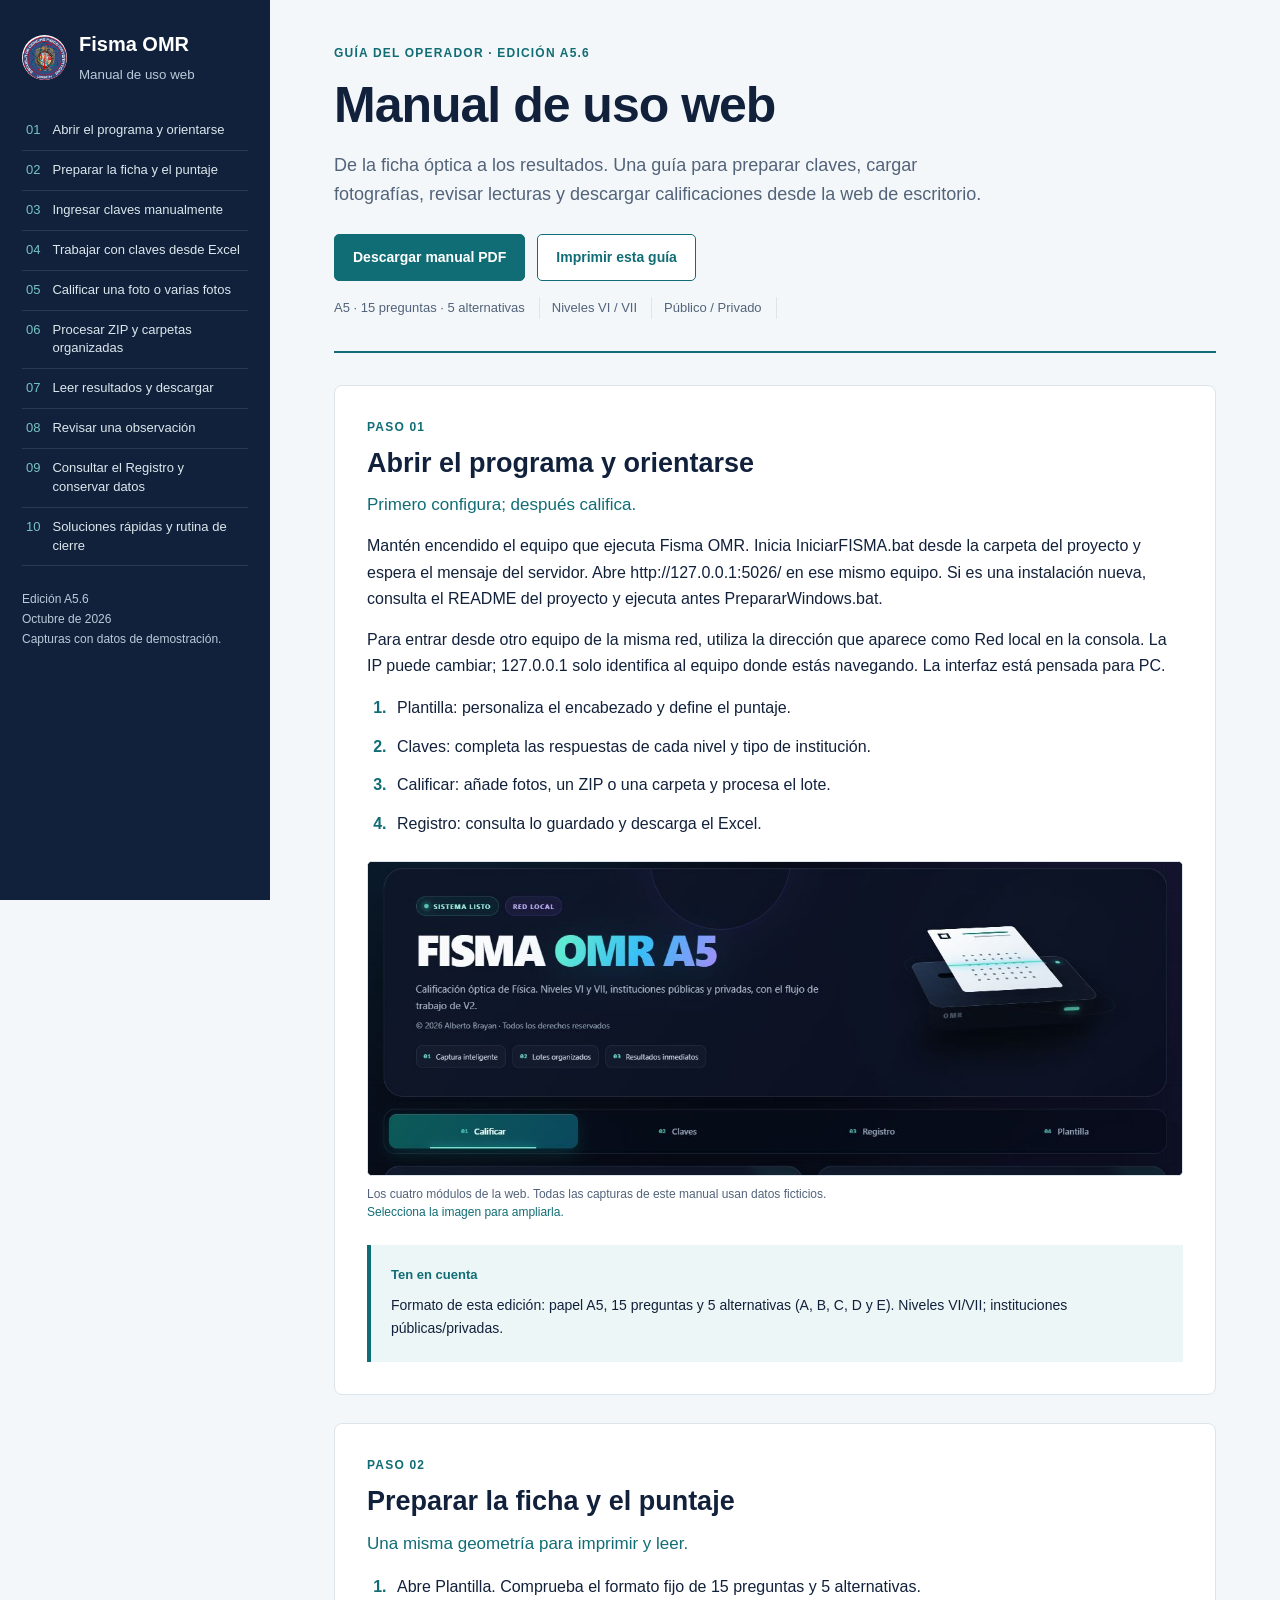
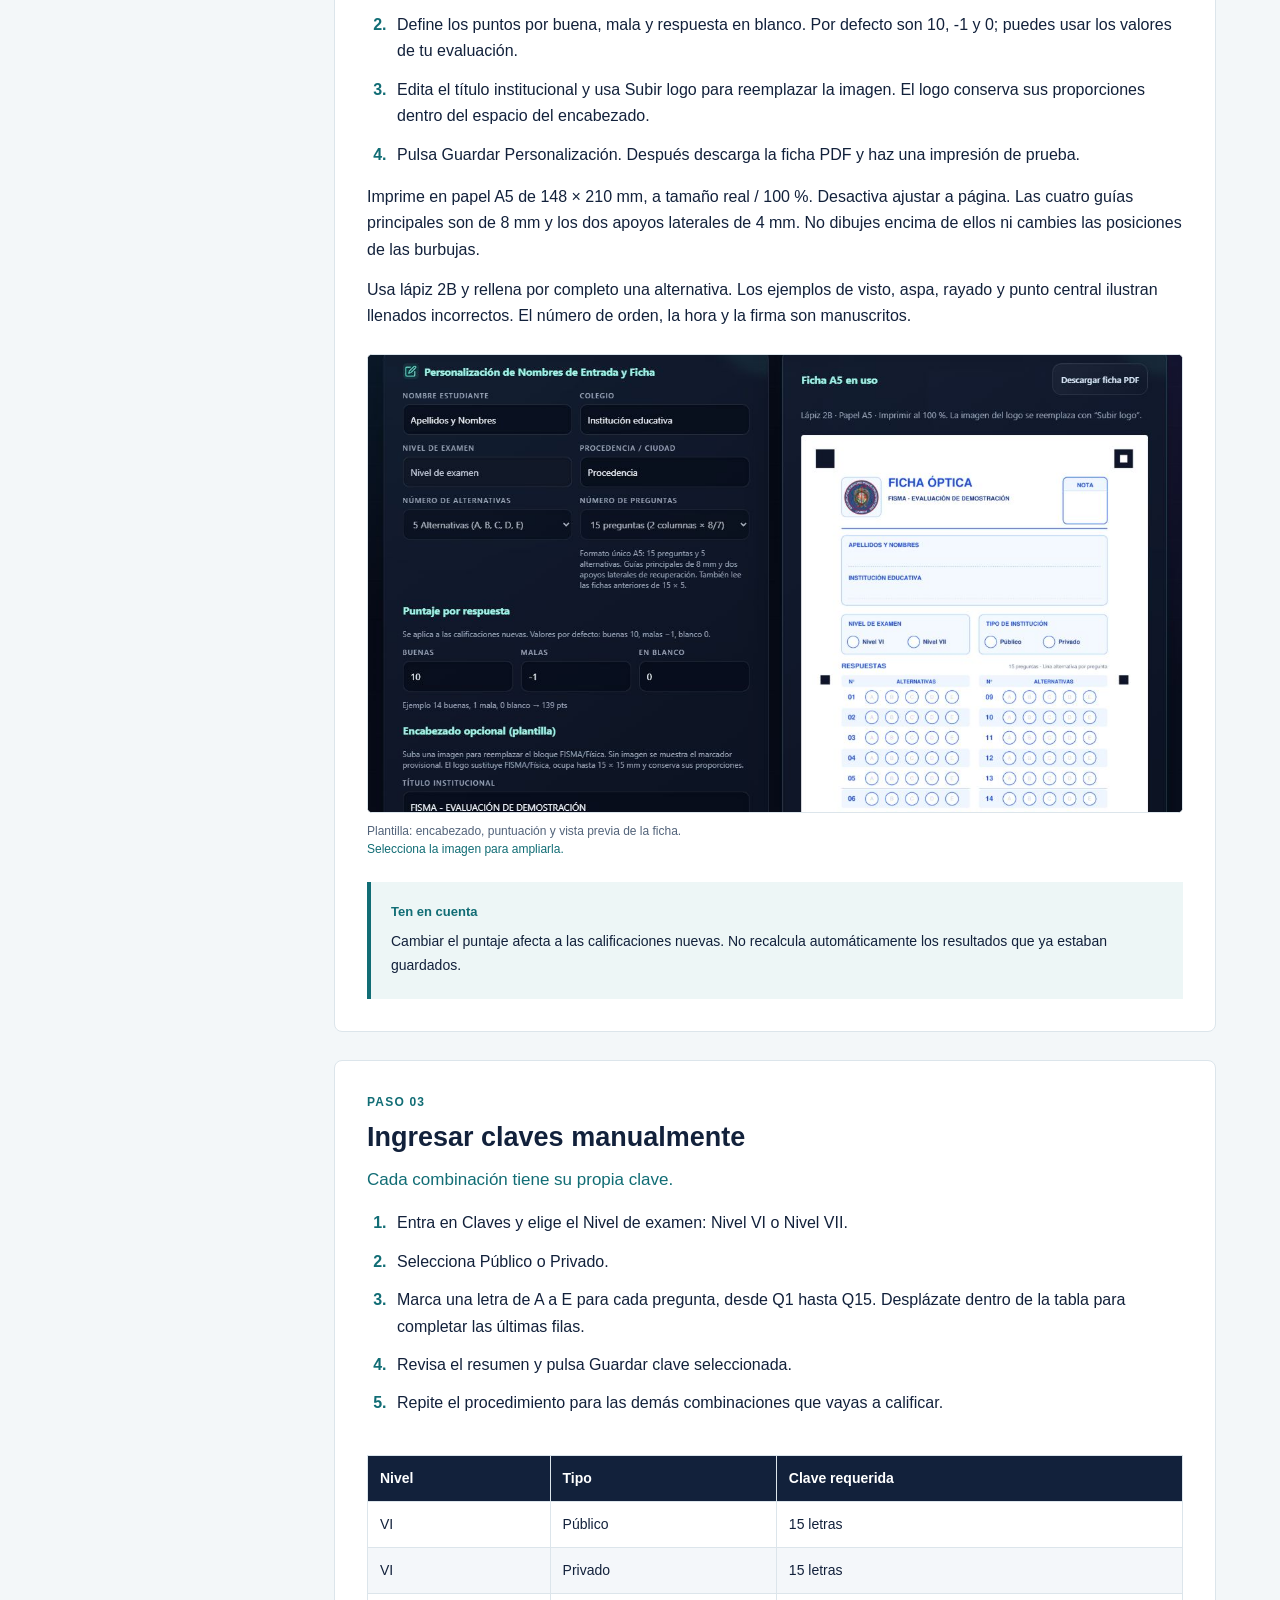
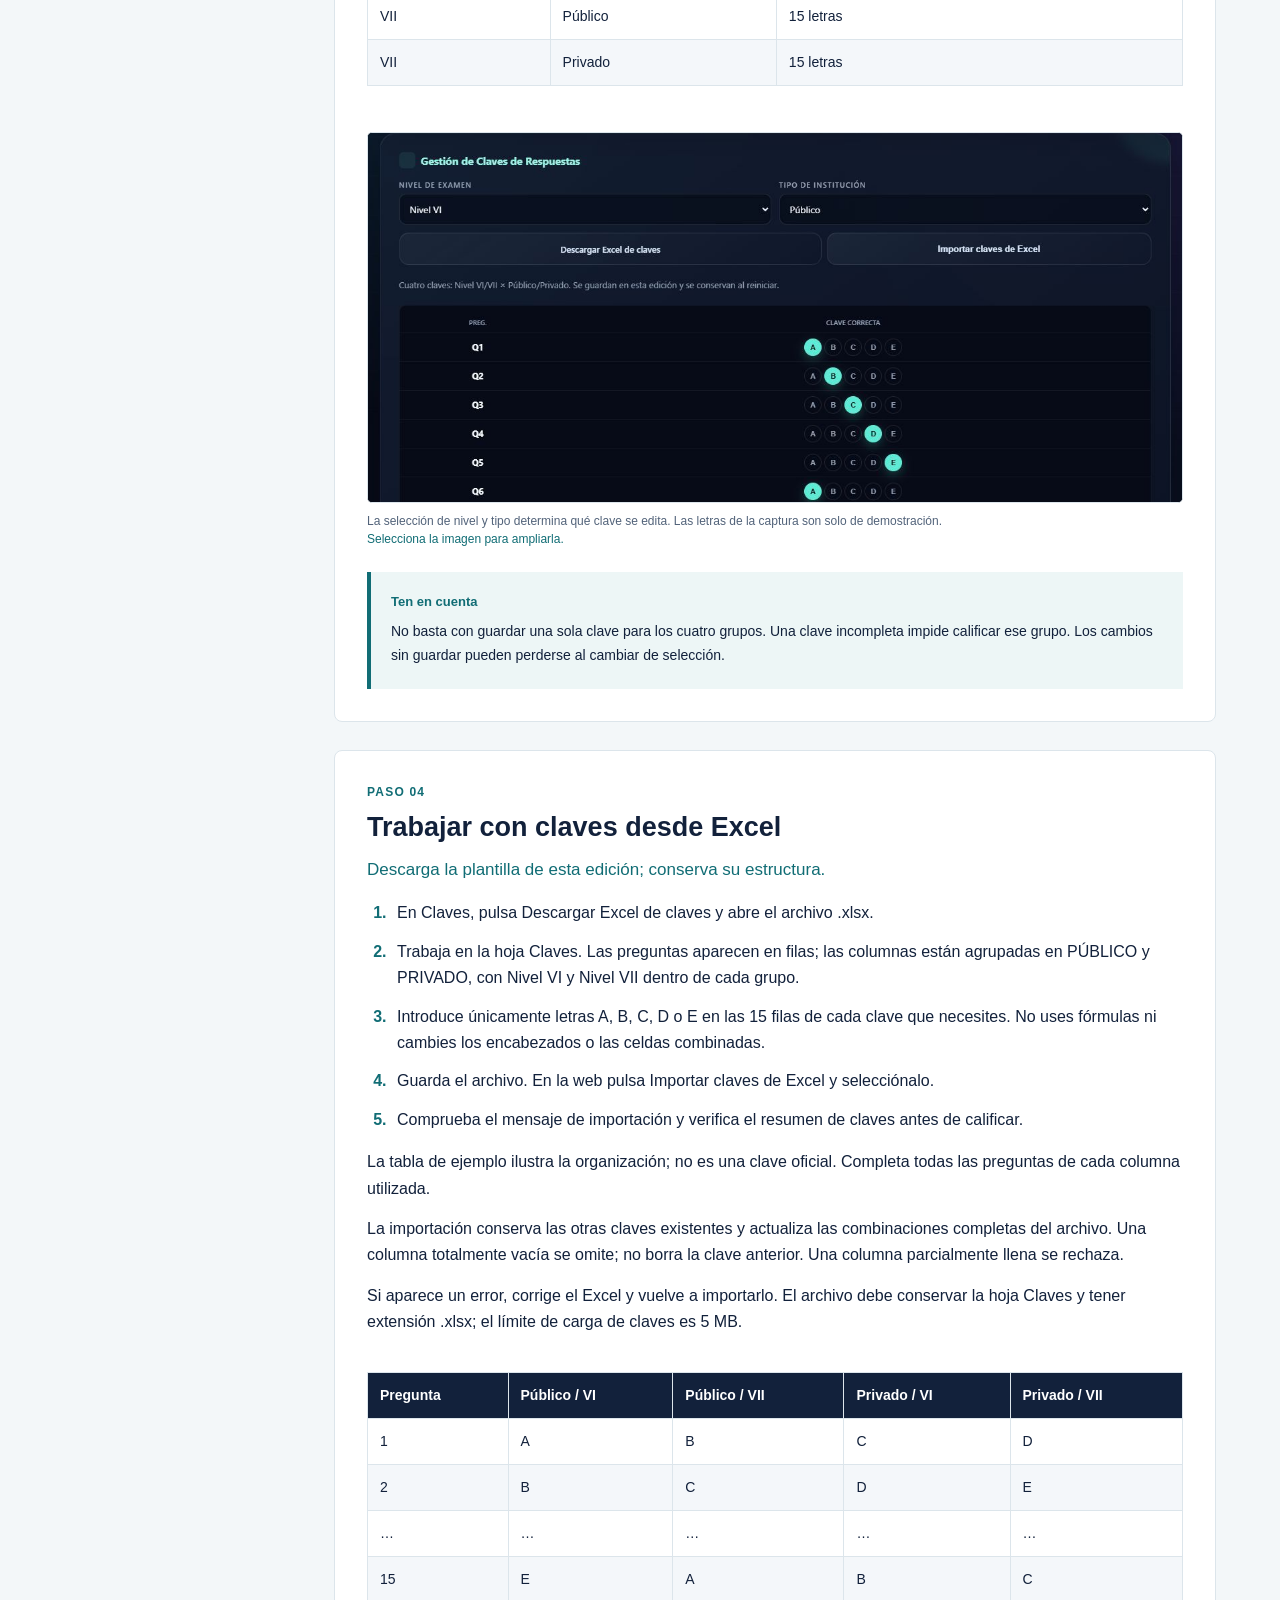
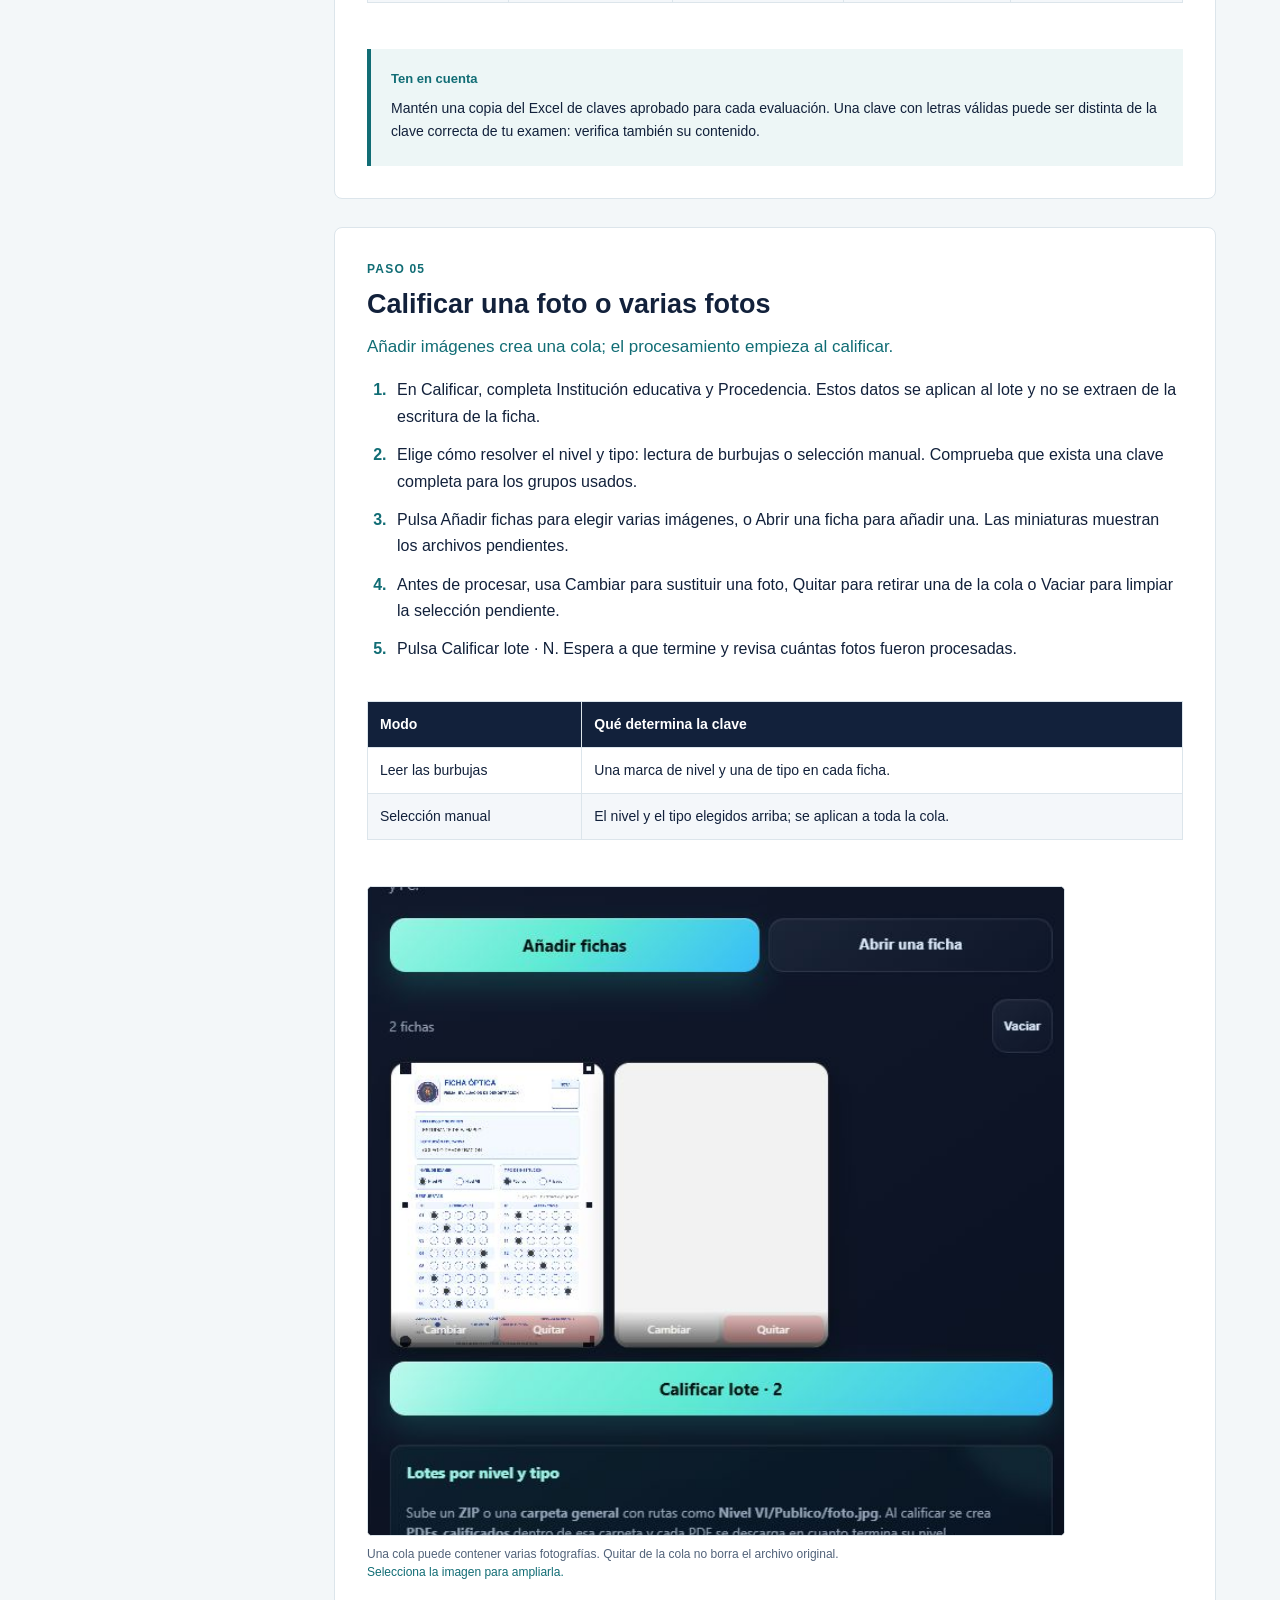
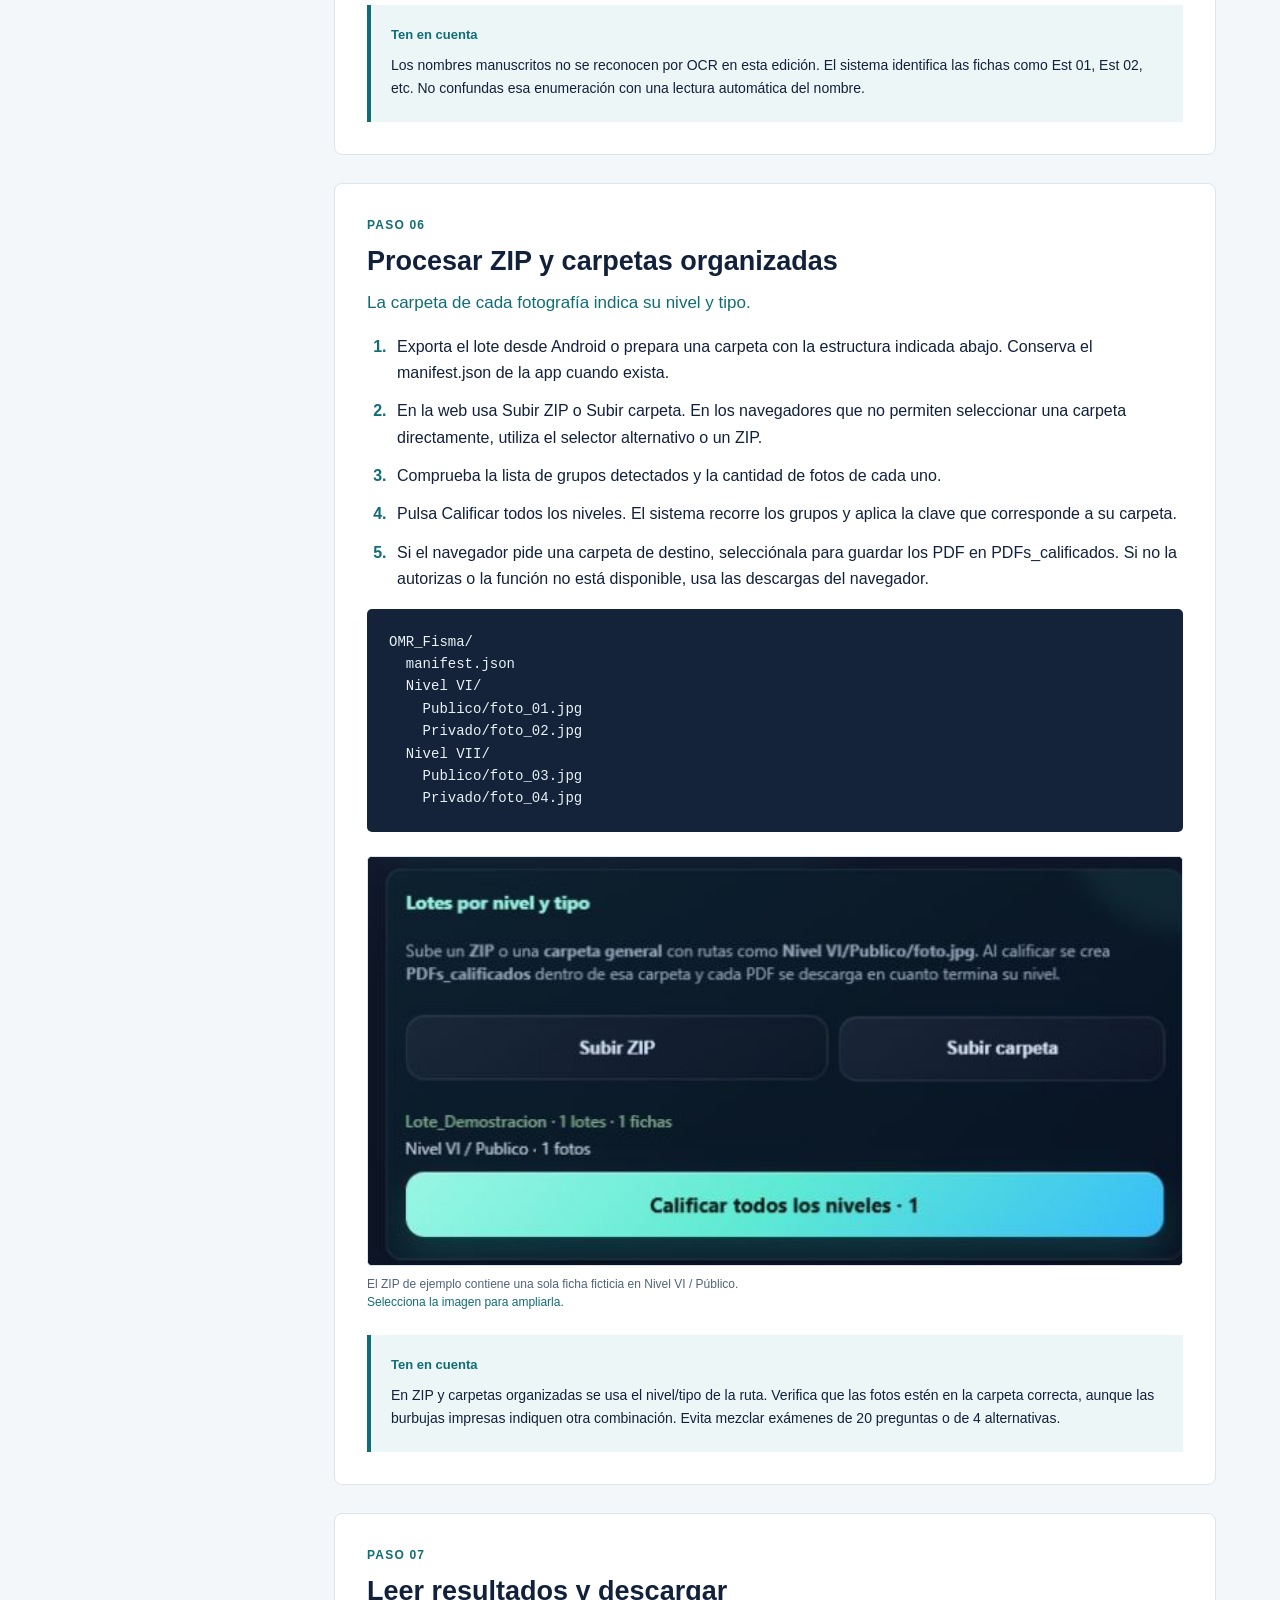
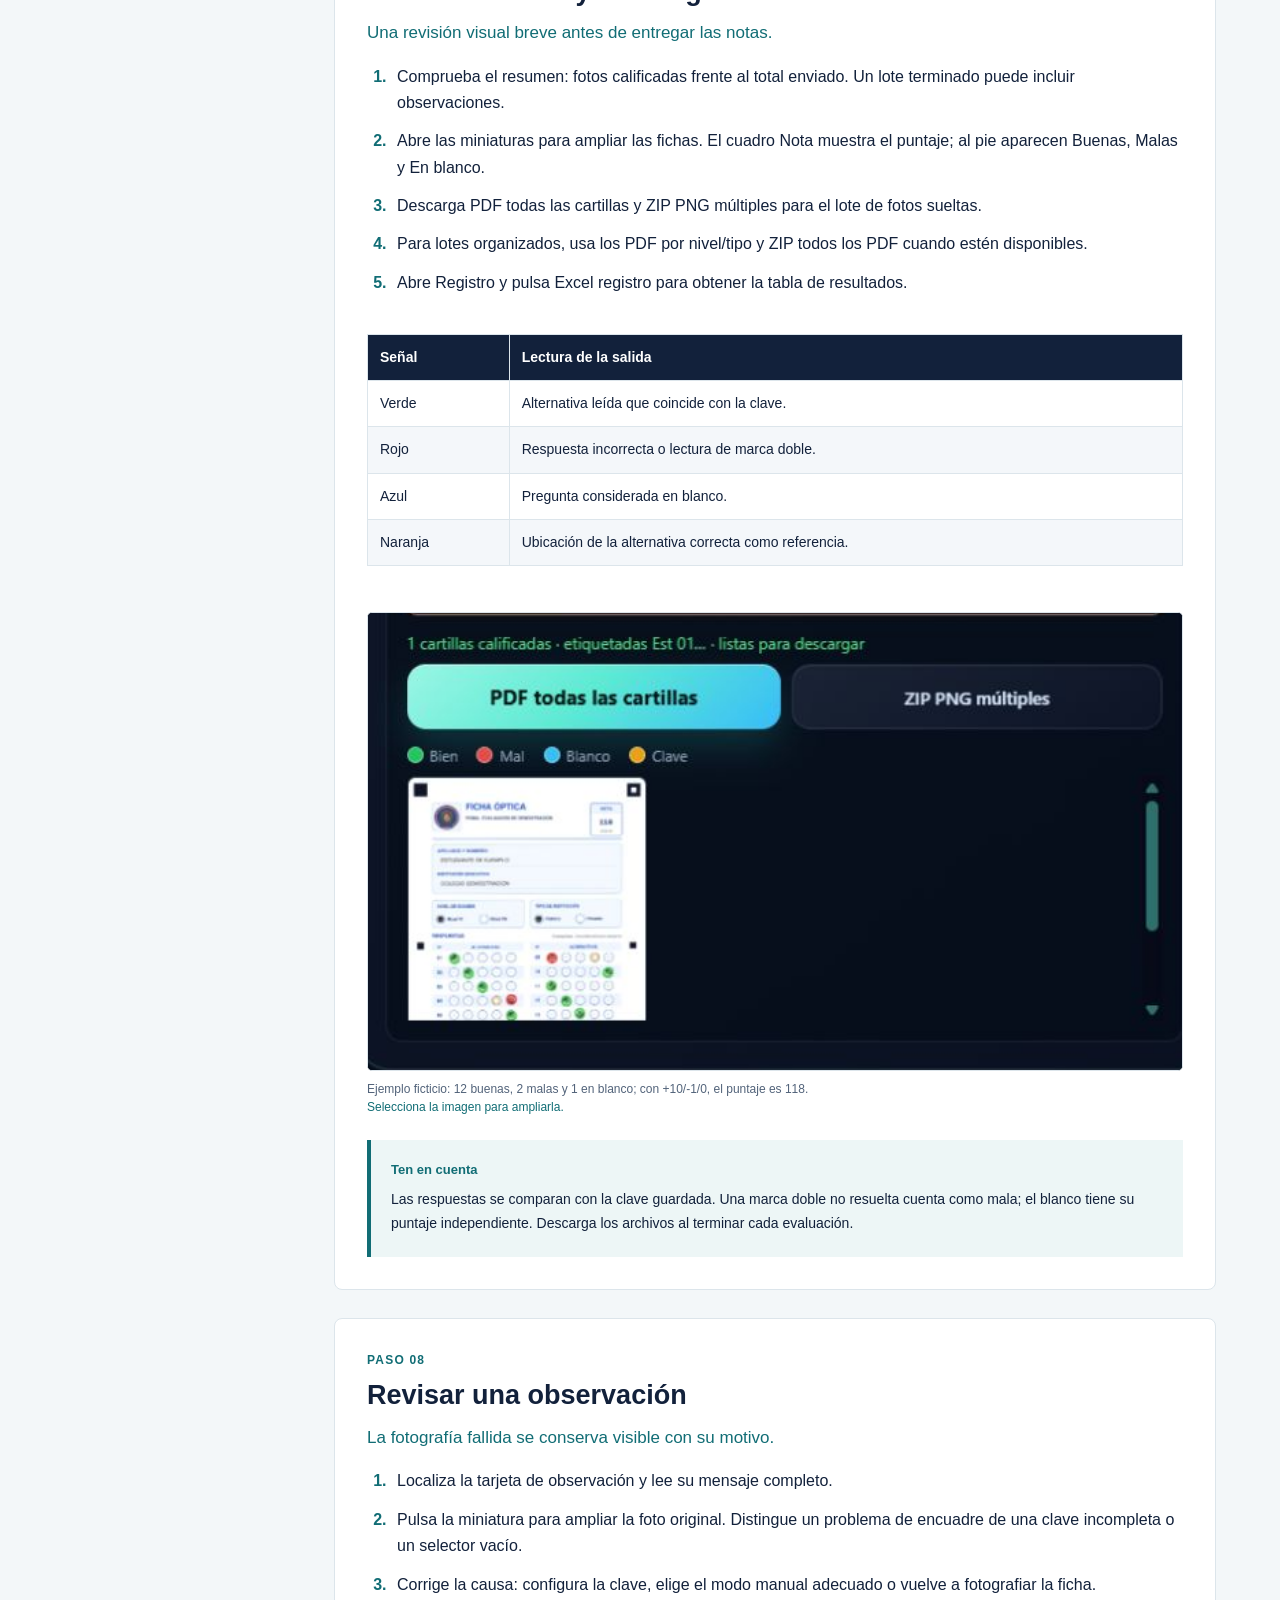
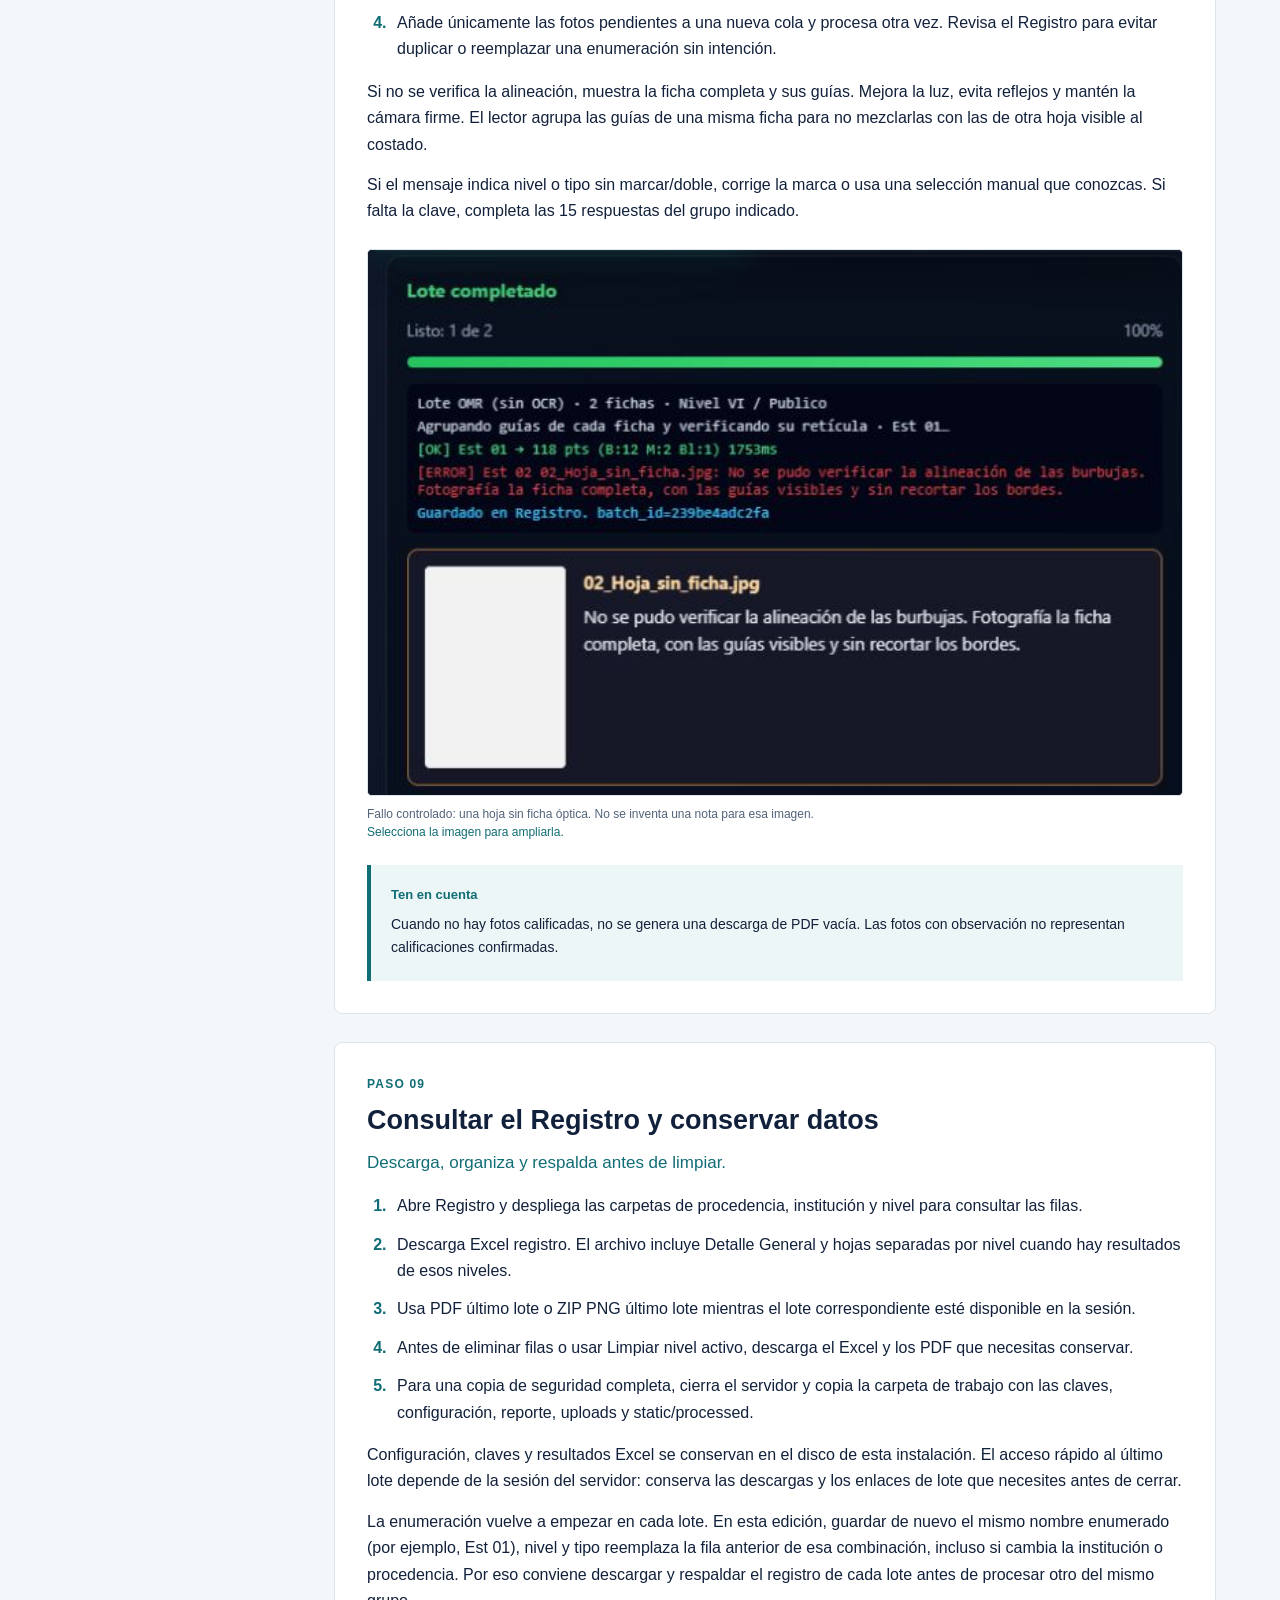
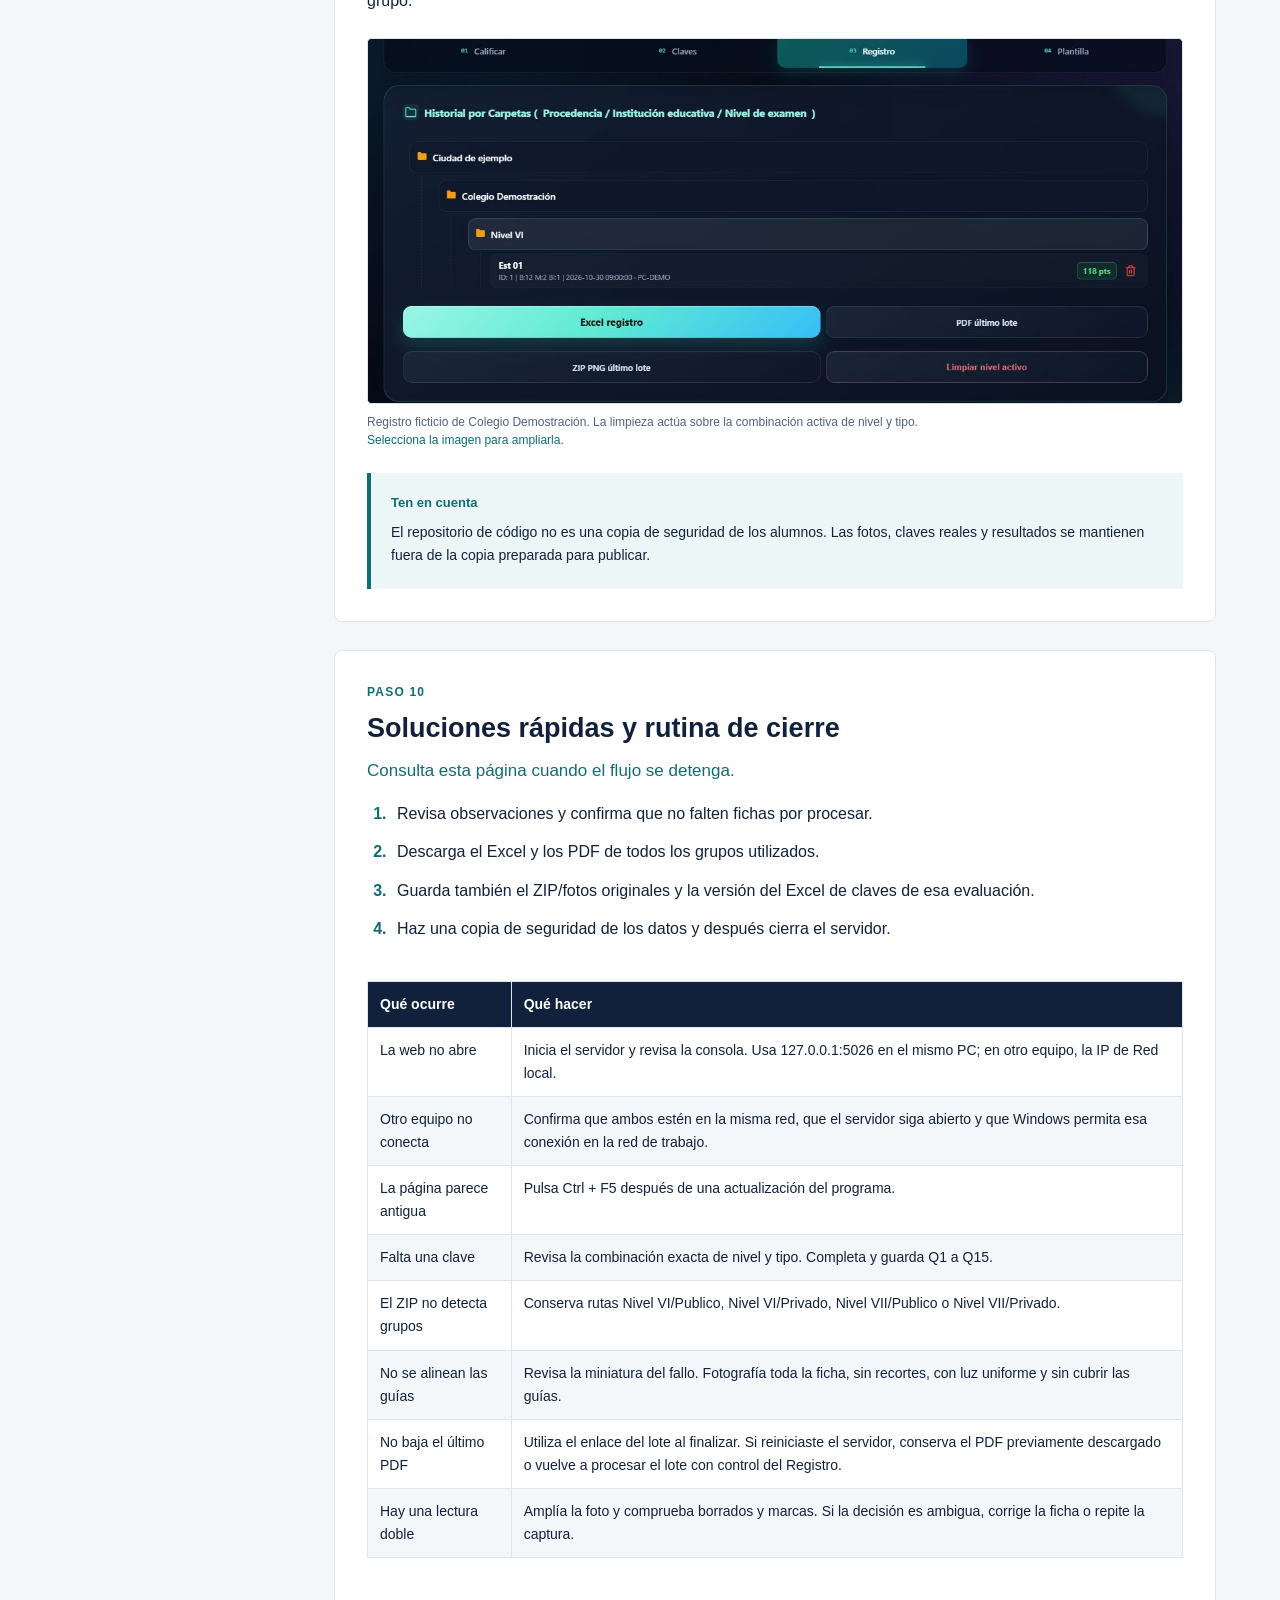
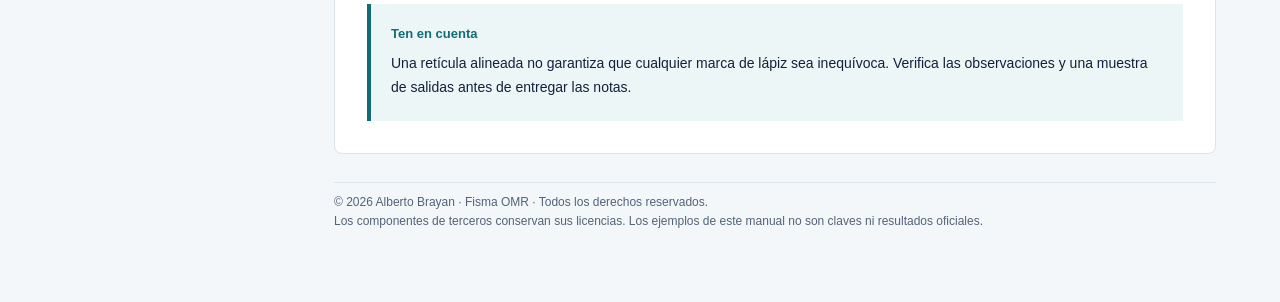
<file: docs/index.html>
<!doctype html><html lang="es"><head><meta charset="utf-8"><meta name="viewport" content="width=device-width,initial-scale=1"><meta name="description" content="Manual de uso web de Fisma OMR: claves, fichas A5, lotes, observaciones y resultados."><title>Fisma OMR | Manual de uso web</title><style>
    :root{--ink:#12213b;--muted:#52637a;--teal:#116d75;--line:#dce5eb;--paper:#fff;--wash:#f3f7f9}*{box-sizing:border-box}html{scroll-behavior:smooth;scroll-padding-top:24px}body{margin:0;background:var(--wash);color:var(--ink);font:16px/1.65 Arial,Helvetica,sans-serif}a{color:var(--teal)}.sidebar{position:fixed;inset:0 auto 0 0;width:270px;padding:28px 22px;background:var(--ink);color:#fff;overflow:auto}.brand{display:flex;gap:12px;align-items:center;margin-bottom:24px}.brand img{width:45px;height:45px;border-radius:50%;background:white;object-fit:contain}.brand strong{font-size:20px;display:block}.brand small{color:#b8cbd9}.sidebar nav a{display:flex;gap:12px;color:#dbe7ed;text-decoration:none;font-size:13px;line-height:1.45;padding:10px 4px;border-bottom:1px solid #293954}.sidebar nav a:hover,.sidebar nav a:focus-visible{color:white;background:#1e3551}.sidebar nav span{color:#75c4c4;font-variant-numeric:tabular-nums}.sidebar .edition{font-size:12px;color:#b8cbd9;margin-top:24px}main{margin-left:270px;padding:44px clamp(24px,5vw,80px);max-width:1320px}.hero{border-bottom:2px solid var(--teal);padding-bottom:32px;margin-bottom:32px}.eyebrow,.chapter-number{font-size:12px;letter-spacing:.1em;font-weight:bold;color:var(--teal)}h1{font-size:clamp(34px,4vw,50px);line-height:1.1;margin:14px 0 18px;letter-spacing:-.02em}.hero p{max-width:650px;font-size:18px;color:var(--muted)}.actions{display:flex;gap:12px;flex-wrap:wrap;margin:24px 0 16px}.button,button{font:inherit;font-size:14px;font-weight:bold;padding:11px 18px;border-radius:5px;border:1px solid var(--teal);cursor:pointer;text-decoration:none;background:var(--teal);color:white}.button.secondary{background:white;color:var(--teal)}.facts{display:flex;gap:12px;flex-wrap:wrap;font-size:13px;color:var(--muted)}.facts span{padding-right:14px;border-right:1px solid var(--line)}.chapter{background:white;border:1px solid var(--line);padding:32px;margin:0 0 28px;border-radius:8px}h2{font-size:27px;line-height:1.22;margin:9px 0 12px}.lead{color:var(--teal);font-size:17px;margin-top:0}p{margin:14px 0}ol{padding-left:24px}li{padding-left:6px;margin-bottom:12px}li::marker{font-weight:bold;color:var(--teal)}.table-scroll{overflow-x:auto}table{width:100%;border-collapse:collapse;font-size:14px;margin:22px 0}th{text-align:left;background:var(--ink);color:white}th,td{padding:11px 12px;vertical-align:top;border:1px solid var(--line)}tbody tr:nth-child(even){background:#f4f7fa}pre{background:#14223a;color:#e8f2f6;padding:22px;overflow:auto;border-radius:5px;font:14px/1.6 Consolas,monospace}.note{border-left:4px solid var(--teal);background:#edf6f6;padding:16px 20px;margin-top:24px}.note strong{font-size:13px;color:var(--teal)}.note p{margin:6px 0;font-size:14px}.image-window{position:relative;overflow:hidden;background:#0c1424;border-radius:5px;border:1px solid var(--line);max-height:650px}.image-window img{position:absolute;height:auto;max-width:none;display:block}figure{margin:24px 0}figcaption{font-size:12px;line-height:1.5;color:var(--muted);margin-top:9px}figcaption span{display:block;color:var(--teal)}footer{font-size:12px;color:var(--muted);padding:10px 0 26px;border-top:1px solid var(--line)}:focus-visible{outline:3px solid #de9e2b;outline-offset:3px}@media(max-width:950px){.sidebar{position:static;width:auto}.sidebar nav{display:grid;grid-template-columns:1fr 1fr}.sidebar .edition{display:none}main{margin-left:0;padding:28px 18px}.chapter{padding:24px}h2{font-size:24px}}@media(max-width:520px){.sidebar nav{grid-template-columns:1fr}body{font-size:15px}.chapter{padding:19px}}@media print{body{background:white;font-size:11pt}.sidebar,.actions{display:none}main{margin:0;padding:0;max-width:none}.hero{break-after:page}.chapter{border:0;padding:0;break-before:page;margin:0}a{color:inherit;text-decoration:none}figure{break-inside:avoid}.image-window{max-height:none}footer{margin-top:20px}h2{font-size:20pt}.note{break-inside:avoid}}
    </style></head><body>
    <aside class="sidebar"><div class="brand"><img src="assets/logo-fisma.png" alt="Emblema FISMA"><div><strong>Fisma OMR</strong><small>Manual de uso web</small></div></div><nav aria-label="Contenido del manual"><a href="#inicio"><span>01</span>Abrir el programa y orientarse</a><a href="#plantilla"><span>02</span>Preparar la ficha y el puntaje</a><a href="#claves-manuales"><span>03</span>Ingresar claves manualmente</a><a href="#claves-excel"><span>04</span>Trabajar con claves desde Excel</a><a href="#fotos"><span>05</span>Calificar una foto o varias fotos</a><a href="#lotes"><span>06</span>Procesar ZIP y carpetas organizadas</a><a href="#resultados"><span>07</span>Leer resultados y descargar</a><a href="#observaciones"><span>08</span>Revisar una observación</a><a href="#registro"><span>09</span>Consultar el Registro y conservar datos</a><a href="#ayuda"><span>10</span>Soluciones rápidas y rutina de cierre</a></nav><p class="edition">Edición A5.6<br>Octubre de 2026<br>Capturas con datos de demostración.</p></aside>
    <main><header class="hero"><div class="eyebrow">GUÍA DEL OPERADOR · EDICIÓN A5.6</div><h1>Manual de uso web</h1><p>De la ficha óptica a los resultados. Una guía para preparar claves, cargar fotografías, revisar lecturas y descargar calificaciones desde la web de escritorio.</p><div class="actions"><a class="button" href="Manual_Fisma_OMR_Web.pdf" download>Descargar manual PDF</a><button class="button secondary" onclick="window.print()">Imprimir esta guía</button></div><div class="facts"><span>A5 · 15 preguntas · 5 alternativas</span><span>Niveles VI / VII</span><span>Público / Privado</span></div></header><section id="inicio" class="chapter"><div class="chapter-number">PASO 01</div><h2>Abrir el programa y orientarse</h2><p class="lead">Primero configura; después califica.</p><p>Mantén encendido el equipo que ejecuta Fisma OMR. Inicia IniciarFISMA.bat desde la carpeta del proyecto y espera el mensaje del servidor. Abre http://127.0.0.1:5026/ en ese mismo equipo. Si es una instalación nueva, consulta el README del proyecto y ejecuta antes PrepararWindows.bat.</p><p>Para entrar desde otro equipo de la misma red, utiliza la dirección que aparece como Red local en la consola. La IP puede cambiar; 127.0.0.1 solo identifica al equipo donde estás navegando. La interfaz está pensada para PC.</p><ol><li>Plantilla: personaliza el encabezado y define el puntaje.</li><li>Claves: completa las respuestas de cada nivel y tipo de institución.</li><li>Calificar: añade fotos, un ZIP o una carpeta y procesa el lote.</li><li>Registro: consulta lo guardado y descarga el Excel.</li></ol><figure><a href="assets/01-inicio.jpg" target="_blank" rel="noopener" aria-label="Ampliar captura: Abrir el programa y orientarse">
            <div class="image-window" style="aspect-ratio:1227.05/473.99"><img src="assets/01-inicio.jpg" alt="Los cuatro módulos de la web. Todas las capturas de este manual usan datos ficticios." loading="lazy" style="width:103.0928%;left:-1.5464%;top:-3.2258%"></div></a>
            <figcaption>Los cuatro módulos de la web. Todas las capturas de este manual usan datos ficticios. <span>Selecciona la imagen para ampliarla.</span></figcaption></figure><aside class="note"><strong>Ten en cuenta</strong><p>Formato de esta edición: papel A5, 15 preguntas y 5 alternativas (A, B, C, D y E). Niveles VI/VII; instituciones públicas/privadas.</p></aside></section><section id="plantilla" class="chapter"><div class="chapter-number">PASO 02</div><h2>Preparar la ficha y el puntaje</h2><p class="lead">Una misma geometría para imprimir y leer.</p><ol><li>Abre Plantilla. Comprueba el formato fijo de 15 preguntas y 5 alternativas.</li><li>Define los puntos por buena, mala y respuesta en blanco. Por defecto son 10, -1 y 0; puedes usar los valores de tu evaluación.</li><li>Edita el título institucional y usa Subir logo para reemplazar la imagen. El logo conserva sus proporciones dentro del espacio del encabezado.</li><li>Pulsa Guardar Personalización. Después descarga la ficha PDF y haz una impresión de prueba.</li></ol><p>Imprime en papel A5 de 148 × 210 mm, a tamaño real / 100 %. Desactiva ajustar a página. Las cuatro guías principales son de 8 mm y los dos apoyos laterales de 4 mm. No dibujes encima de ellos ni cambies las posiciones de las burbujas.</p><p>Usa lápiz 2B y rellena por completo una alternativa. Los ejemplos de visto, aspa, rayado y punto central ilustran llenados incorrectos. El número de orden, la hora y la firma son manuscritos.</p><figure><a href="assets/02-plantilla.jpg" target="_blank" rel="noopener" aria-label="Ampliar captura: Preparar la ficha y el puntaje">
            <div class="image-window" style="aspect-ratio:1227.05/690.46"><img src="assets/02-plantilla.jpg" alt="Plantilla: encabezado, puntuación y vista previa de la ficha." loading="lazy" style="width:103.0928%;left:-1.5464%;top:-18.4211%"></div></a>
            <figcaption>Plantilla: encabezado, puntuación y vista previa de la ficha. <span>Selecciona la imagen para ampliarla.</span></figcaption></figure><aside class="note"><strong>Ten en cuenta</strong><p>Cambiar el puntaje afecta a las calificaciones nuevas. No recalcula automáticamente los resultados que ya estaban guardados.</p></aside></section><section id="claves-manuales" class="chapter"><div class="chapter-number">PASO 03</div><h2>Ingresar claves manualmente</h2><p class="lead">Cada combinación tiene su propia clave.</p><ol><li>Entra en Claves y elige el Nivel de examen: Nivel VI o Nivel VII.</li><li>Selecciona Público o Privado.</li><li>Marca una letra de A a E para cada pregunta, desde Q1 hasta Q15. Desplázate dentro de la tabla para completar las últimas filas.</li><li>Revisa el resumen y pulsa Guardar clave seleccionada.</li><li>Repite el procedimiento para las demás combinaciones que vayas a calificar.</li></ol><div class="table-scroll"><table><thead><tr><th>Nivel</th><th>Tipo</th><th>Clave requerida</th></tr></thead><tbody><tr><td>VI</td><td>Público</td><td>15 letras</td></tr><tr><td>VI</td><td>Privado</td><td>15 letras</td></tr><tr><td>VII</td><td>Público</td><td>15 letras</td></tr><tr><td>VII</td><td>Privado</td><td>15 letras</td></tr></tbody></table></div><figure><a href="assets/03-claves.jpg" target="_blank" rel="noopener" aria-label="Ampliar captura: Ingresar claves manualmente">
            <div class="image-window" style="aspect-ratio:1214.3999999999999/552.0"><img src="assets/03-claves.jpg" alt="La selección de nivel y tipo determina qué clave se edita. Las letras de la captura son solo de demostración." loading="lazy" style="width:104.1667%;left:-2.0833%;top:-20.0000%"></div></a>
            <figcaption>La selección de nivel y tipo determina qué clave se edita. Las letras de la captura son solo de demostración. <span>Selecciona la imagen para ampliarla.</span></figcaption></figure><aside class="note"><strong>Ten en cuenta</strong><p>No basta con guardar una sola clave para los cuatro grupos. Una clave incompleta impide calificar ese grupo. Los cambios sin guardar pueden perderse al cambiar de selección.</p></aside></section><section id="claves-excel" class="chapter"><div class="chapter-number">PASO 04</div><h2>Trabajar con claves desde Excel</h2><p class="lead">Descarga la plantilla de esta edición; conserva su estructura.</p><ol><li>En Claves, pulsa Descargar Excel de claves y abre el archivo .xlsx.</li><li>Trabaja en la hoja Claves. Las preguntas aparecen en filas; las columnas están agrupadas en PÚBLICO y PRIVADO, con Nivel VI y Nivel VII dentro de cada grupo.</li><li>Introduce únicamente letras A, B, C, D o E en las 15 filas de cada clave que necesites. No uses fórmulas ni cambies los encabezados o las celdas combinadas.</li><li>Guarda el archivo. En la web pulsa Importar claves de Excel y selecciónalo.</li><li>Comprueba el mensaje de importación y verifica el resumen de claves antes de calificar.</li></ol><p>La tabla de ejemplo ilustra la organización; no es una clave oficial. Completa todas las preguntas de cada columna utilizada.</p><p>La importación conserva las otras claves existentes y actualiza las combinaciones completas del archivo. Una columna totalmente vacía se omite; no borra la clave anterior. Una columna parcialmente llena se rechaza.</p><p>Si aparece un error, corrige el Excel y vuelve a importarlo. El archivo debe conservar la hoja Claves y tener extensión .xlsx; el límite de carga de claves es 5 MB.</p><div class="table-scroll"><table><thead><tr><th>Pregunta</th><th>Público / VI</th><th>Público / VII</th><th>Privado / VI</th><th>Privado / VII</th></tr></thead><tbody><tr><td>1</td><td>A</td><td>B</td><td>C</td><td>D</td></tr><tr><td>2</td><td>B</td><td>C</td><td>D</td><td>E</td></tr><tr><td>…</td><td>…</td><td>…</td><td>…</td><td>…</td></tr><tr><td>15</td><td>E</td><td>A</td><td>B</td><td>C</td></tr></tbody></table></div><aside class="note"><strong>Ten en cuenta</strong><p>Mantén una copia del Excel de claves aprobado para cada evaluación. Una clave con letras válidas puede ser distinta de la clave correcta de tu examen: verifica también su contenido.</p></aside></section><section id="fotos" class="chapter"><div class="chapter-number">PASO 05</div><h2>Calificar una foto o varias fotos</h2><p class="lead">Añadir imágenes crea una cola; el procesamiento empieza al calificar.</p><ol><li>En Calificar, completa Institución educativa y Procedencia. Estos datos se aplican al lote y no se extraen de la escritura de la ficha.</li><li>Elige cómo resolver el nivel y tipo: lectura de burbujas o selección manual. Comprueba que exista una clave completa para los grupos usados.</li><li>Pulsa Añadir fichas para elegir varias imágenes, o Abrir una ficha para añadir una. Las miniaturas muestran los archivos pendientes.</li><li>Antes de procesar, usa Cambiar para sustituir una foto, Quitar para retirar una de la cola o Vaciar para limpiar la selección pendiente.</li><li>Pulsa Calificar lote · N. Espera a que termine y revisa cuántas fotos fueron procesadas.</li></ol><div class="table-scroll"><table><thead><tr><th>Modo</th><th>Qué determina la clave</th></tr></thead><tbody><tr><td>Leer las burbujas</td><td>Una marca de nivel y una de tipo en cada ficha.</td></tr><tr><td>Selección manual</td><td>El nivel y el tipo elegidos arriba; se aplican a toda la cola.</td></tr></tbody></table></div><figure><a href="assets/04-cola.jpg" target="_blank" rel="noopener" aria-label="Ampliar captura: Calificar una foto o varias fotos">
            <div class="image-window" style="aspect-ratio:619.85/577.1999999999999"><img src="assets/04-cola.jpg" alt="Una cola puede contener varias fotografías. Quitar de la cola no borra el archivo original." loading="lazy" style="width:204.0816%;left:-7.1429%;top:-173.3333%"></div></a>
            <figcaption>Una cola puede contener varias fotografías. Quitar de la cola no borra el archivo original. <span>Selecciona la imagen para ampliarla.</span></figcaption></figure><aside class="note"><strong>Ten en cuenta</strong><p>Los nombres manuscritos no se reconocen por OCR en esta edición. El sistema identifica las fichas como Est 01, Est 02, etc. No confundas esa enumeración con una lectura automática del nombre.</p></aside></section><section id="lotes" class="chapter"><div class="chapter-number">PASO 06</div><h2>Procesar ZIP y carpetas organizadas</h2><p class="lead">La carpeta de cada fotografía indica su nivel y tipo.</p><ol><li>Exporta el lote desde Android o prepara una carpeta con la estructura indicada abajo. Conserva el manifest.json de la app cuando exista.</li><li>En la web usa Subir ZIP o Subir carpeta. En los navegadores que no permiten seleccionar una carpeta directamente, utiliza el selector alternativo o un ZIP.</li><li>Comprueba la lista de grupos detectados y la cantidad de fotos de cada uno.</li><li>Pulsa Calificar todos los niveles. El sistema recorre los grupos y aplica la clave que corresponde a su carpeta.</li><li>Si el navegador pide una carpeta de destino, selecciónala para guardar los PDF en PDFs_calificados. Si no la autorizas o la función no está disponible, usa las descargas del navegador.</li></ol><pre><code>OMR_Fisma/
  manifest.json
  Nivel VI/
    Publico/foto_01.jpg
    Privado/foto_02.jpg
  Nivel VII/
    Publico/foto_03.jpg
    Privado/foto_04.jpg</code></pre><figure><a href="assets/05-lotes.jpg" target="_blank" rel="noopener" aria-label="Ampliar captura: Procesar ZIP y carpetas organizadas">
            <div class="image-window" style="aspect-ratio:594.55/299.03999999999996"><img src="assets/05-lotes.jpg" alt="El ZIP de ejemplo contiene una sola ficha ficticia en Nivel VI / Público." loading="lazy" style="width:212.7660%;left:-8.5106%;top:-54.7619%"></div></a>
            <figcaption>El ZIP de ejemplo contiene una sola ficha ficticia en Nivel VI / Público. <span>Selecciona la imagen para ampliarla.</span></figcaption></figure><aside class="note"><strong>Ten en cuenta</strong><p>En ZIP y carpetas organizadas se usa el nivel/tipo de la ruta. Verifica que las fotos estén en la carpeta correcta, aunque las burbujas impresas indiquen otra combinación. Evita mezclar exámenes de 20 preguntas o de 4 alternativas.</p></aside></section><section id="resultados" class="chapter"><div class="chapter-number">PASO 07</div><h2>Leer resultados y descargar</h2><p class="lead">Una revisión visual breve antes de entregar las notas.</p><ol><li>Comprueba el resumen: fotos calificadas frente al total enviado. Un lote terminado puede incluir observaciones.</li><li>Abre las miniaturas para ampliar las fichas. El cuadro Nota muestra el puntaje; al pie aparecen Buenas, Malas y En blanco.</li><li>Descarga PDF todas las cartillas y ZIP PNG múltiples para el lote de fotos sueltas.</li><li>Para lotes organizados, usa los PDF por nivel/tipo y ZIP todos los PDF cuando estén disponibles.</li><li>Abre Registro y pulsa Excel registro para obtener la tabla de resultados.</li></ol><div class="table-scroll"><table><thead><tr><th>Señal</th><th>Lectura de la salida</th></tr></thead><tbody><tr><td>Verde</td><td>Alternativa leída que coincide con la clave.</td></tr><tr><td>Rojo</td><td>Respuesta incorrecta o lectura de marca doble.</td></tr><tr><td>Azul</td><td>Pregunta considerada en blanco.</td></tr><tr><td>Naranja</td><td>Ubicación de la alternativa correcta como referencia.</td></tr></tbody></table></div><figure><a href="assets/06-resultados.jpg" target="_blank" rel="noopener" aria-label="Ampliar captura: Leer resultados y descargar">
            <div class="image-window" style="aspect-ratio:594.55/334.64"><img src="assets/06-resultados.jpg" alt="Ejemplo ficticio: 12 buenas, 2 malas y 1 en blanco; con +10/-1/0, el puntaje es 118." loading="lazy" style="width:212.7660%;left:-8.5106%;top:-100.0000%"></div></a>
            <figcaption>Ejemplo ficticio: 12 buenas, 2 malas y 1 en blanco; con +10/-1/0, el puntaje es 118. <span>Selecciona la imagen para ampliarla.</span></figcaption></figure><aside class="note"><strong>Ten en cuenta</strong><p>Las respuestas se comparan con la clave guardada. Una marca doble no resuelta cuenta como mala; el blanco tiene su puntaje independiente. Descarga los archivos al terminar cada evaluación.</p></aside></section><section id="observaciones" class="chapter"><div class="chapter-number">PASO 08</div><h2>Revisar una observación</h2><p class="lead">La fotografía fallida se conserva visible con su motivo.</p><ol><li>Localiza la tarjeta de observación y lee su mensaje completo.</li><li>Pulsa la miniatura para ampliar la foto original. Distingue un problema de encuadre de una clave incompleta o un selector vacío.</li><li>Corrige la causa: configura la clave, elige el modo manual adecuado o vuelve a fotografiar la ficha.</li><li>Añade únicamente las fotos pendientes a una nueva cola y procesa otra vez. Revisa el Registro para evitar duplicar o reemplazar una enumeración sin intención.</li></ol><p>Si no se verifica la alineación, muestra la ficha completa y sus guías. Mejora la luz, evita reflejos y mantén la cámara firme. El lector agrupa las guías de una misma ficha para no mezclarlas con las de otra hoja visible al costado.</p><p>Si el mensaje indica nivel o tipo sin marcar/doble, corrige la marca o usa una selección manual que conozcas. Si falta la clave, completa las 15 respuestas del grupo indicado.</p><figure><a href="assets/07-observaciones.jpg" target="_blank" rel="noopener" aria-label="Ampliar captura: Revisar una observación">
            <div class="image-window" style="aspect-ratio:594.55/398.72"><img src="assets/07-observaciones.jpg" alt="Fallo controlado: una hoja sin ficha óptica. No se inventa una nota para esa imagen." loading="lazy" style="width:212.7660%;left:-8.5106%;top:-19.6429%"></div></a>
            <figcaption>Fallo controlado: una hoja sin ficha óptica. No se inventa una nota para esa imagen. <span>Selecciona la imagen para ampliarla.</span></figcaption></figure><aside class="note"><strong>Ten en cuenta</strong><p>Cuando no hay fotos calificadas, no se genera una descarga de PDF vacía. Las fotos con observación no representan calificaciones confirmadas.</p></aside></section><section id="registro" class="chapter"><div class="chapter-number">PASO 09</div><h2>Consultar el Registro y conservar datos</h2><p class="lead">Descarga, organiza y respalda antes de limpiar.</p><ol><li>Abre Registro y despliega las carpetas de procedencia, institución y nivel para consultar las filas.</li><li>Descarga Excel registro. El archivo incluye Detalle General y hojas separadas por nivel cuando hay resultados de esos niveles.</li><li>Usa PDF último lote o ZIP PNG último lote mientras el lote correspondiente esté disponible en la sesión.</li><li>Antes de eliminar filas o usar Limpiar nivel activo, descarga el Excel y los PDF que necesitas conservar.</li><li>Para una copia de seguridad completa, cierra el servidor y copia la carpeta de trabajo con las claves, configuración, reporte, uploads y static/processed.</li></ol><p>Configuración, claves y resultados Excel se conservan en el disco de esta instalación. El acceso rápido al último lote depende de la sesión del servidor: conserva las descargas y los enlaces de lote que necesites antes de cerrar.</p><p>La enumeración vuelve a empezar en cada lote. En esta edición, guardar de nuevo el mismo nombre enumerado (por ejemplo, Est 01), nivel y tipo reemplaza la fila anterior de esa combinación, incluso si cambia la institución o procedencia. Por eso conviene descargar y respaldar el registro de cada lote antes de procesar otro del mismo grupo.</p><figure><a href="assets/08-registro.jpg" target="_blank" rel="noopener" aria-label="Ampliar captura: Consultar el Registro y conservar datos">
            <div class="image-window" style="aspect-ratio:1227.05/549.4"><img src="assets/08-registro.jpg" alt="Registro ficticio de Colegio Demostración. La limpieza actúa sobre la combinación activa de nivel y tipo." loading="lazy" style="width:103.0928%;left:-1.5464%;top:-7.4627%"></div></a>
            <figcaption>Registro ficticio de Colegio Demostración. La limpieza actúa sobre la combinación activa de nivel y tipo. <span>Selecciona la imagen para ampliarla.</span></figcaption></figure><aside class="note"><strong>Ten en cuenta</strong><p>El repositorio de código no es una copia de seguridad de los alumnos. Las fotos, claves reales y resultados se mantienen fuera de la copia preparada para publicar.</p></aside></section><section id="ayuda" class="chapter"><div class="chapter-number">PASO 10</div><h2>Soluciones rápidas y rutina de cierre</h2><p class="lead">Consulta esta página cuando el flujo se detenga.</p><ol><li>Revisa observaciones y confirma que no falten fichas por procesar.</li><li>Descarga el Excel y los PDF de todos los grupos utilizados.</li><li>Guarda también el ZIP/fotos originales y la versión del Excel de claves de esa evaluación.</li><li>Haz una copia de seguridad de los datos y después cierra el servidor.</li></ol><div class="table-scroll"><table><thead><tr><th>Qué ocurre</th><th>Qué hacer</th></tr></thead><tbody><tr><td>La web no abre</td><td>Inicia el servidor y revisa la consola. Usa 127.0.0.1:5026 en el mismo PC; en otro equipo, la IP de Red local.</td></tr><tr><td>Otro equipo no conecta</td><td>Confirma que ambos estén en la misma red, que el servidor siga abierto y que Windows permita esa conexión en la red de trabajo.</td></tr><tr><td>La página parece antigua</td><td>Pulsa Ctrl + F5 después de una actualización del programa.</td></tr><tr><td>Falta una clave</td><td>Revisa la combinación exacta de nivel y tipo. Completa y guarda Q1 a Q15.</td></tr><tr><td>El ZIP no detecta grupos</td><td>Conserva rutas Nivel VI/Publico, Nivel VI/Privado, Nivel VII/Publico o Nivel VII/Privado.</td></tr><tr><td>No se alinean las guías</td><td>Revisa la miniatura del fallo. Fotografía toda la ficha, sin recortes, con luz uniforme y sin cubrir las guías.</td></tr><tr><td>No baja el último PDF</td><td>Utiliza el enlace del lote al finalizar. Si reiniciaste el servidor, conserva el PDF previamente descargado o vuelve a procesar el lote con control del Registro.</td></tr><tr><td>Hay una lectura doble</td><td>Amplía la foto y comprueba borrados y marcas. Si la decisión es ambigua, corrige la ficha o repite la captura.</td></tr></tbody></table></div><aside class="note"><strong>Ten en cuenta</strong><p>Una retícula alineada no garantiza que cualquier marca de lápiz sea inequívoca. Verifica las observaciones y una muestra de salidas antes de entregar las notas.</p></aside></section><footer>© 2026 Alberto Brayan · Fisma OMR · Todos los derechos reservados.<br>Los componentes de terceros conservan sus licencias. Los ejemplos de este manual no son claves ni resultados oficiales.</footer></main></body></html>
</file>
